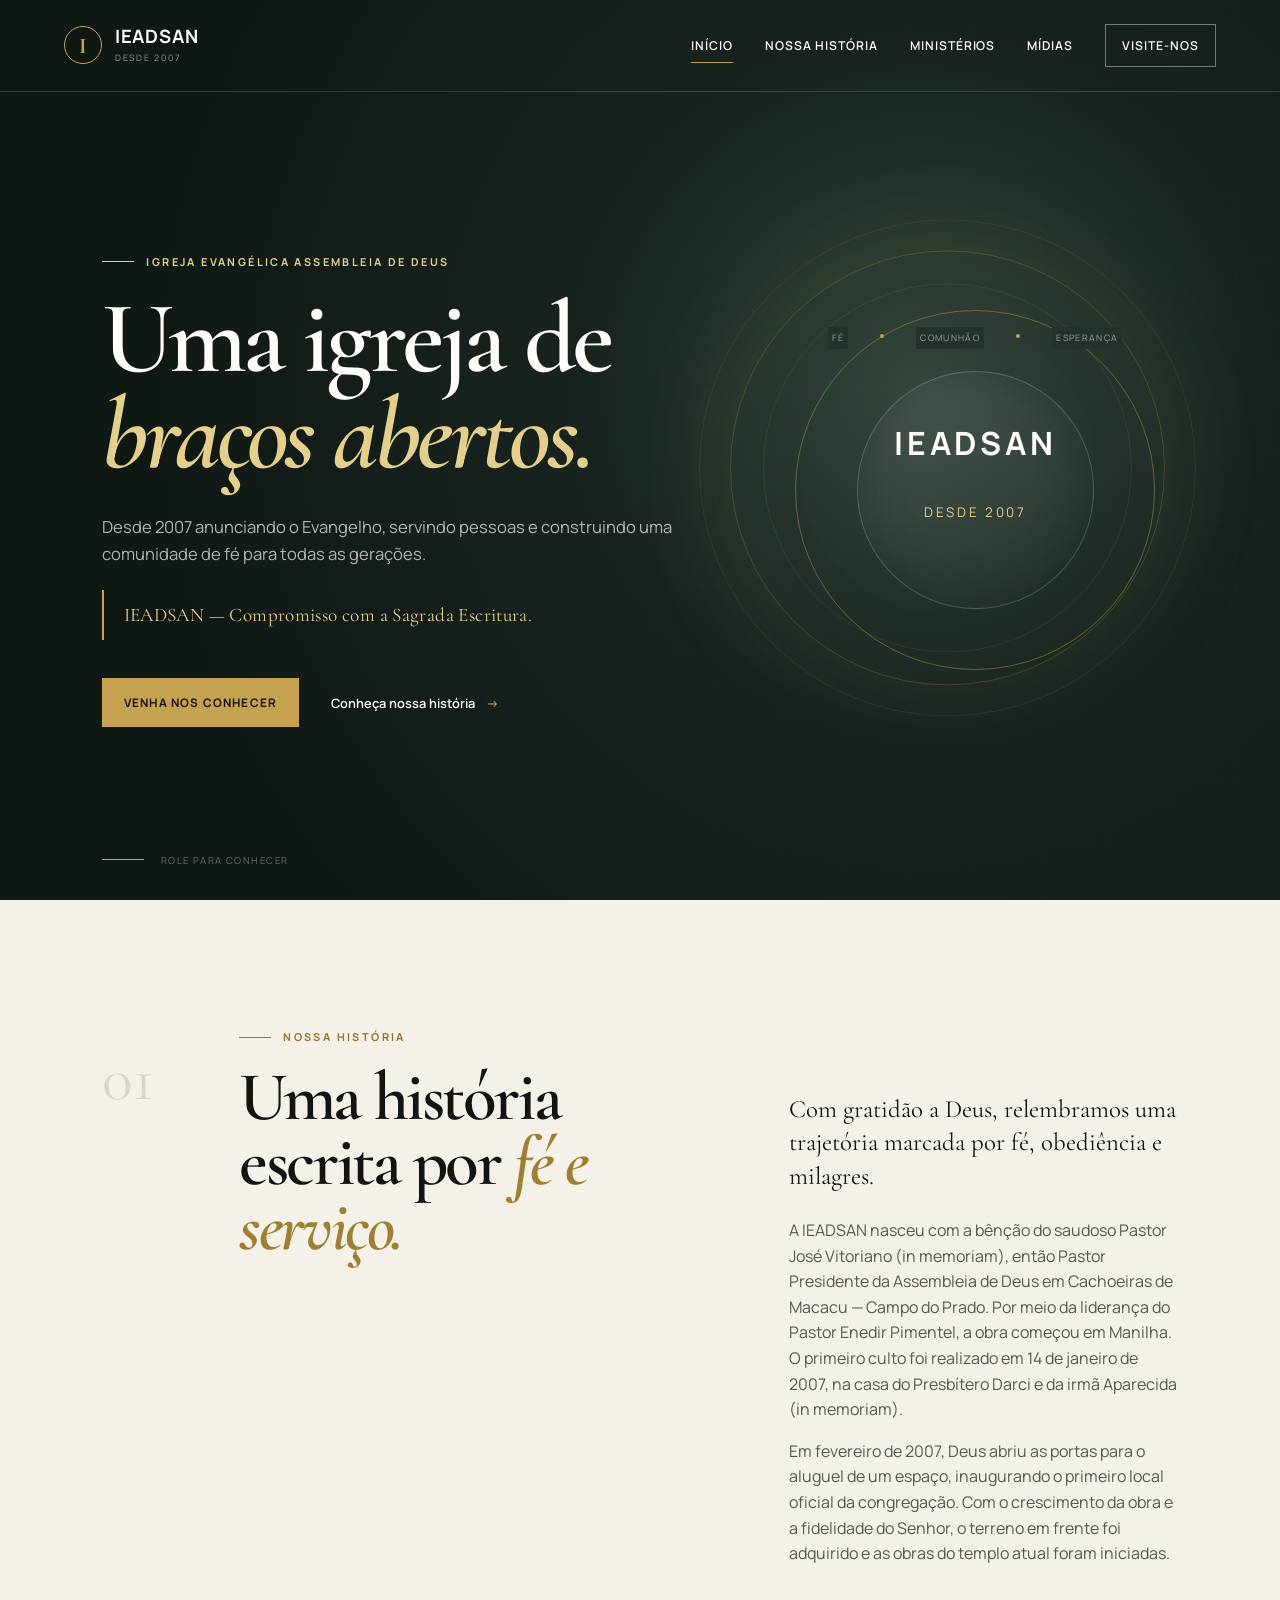
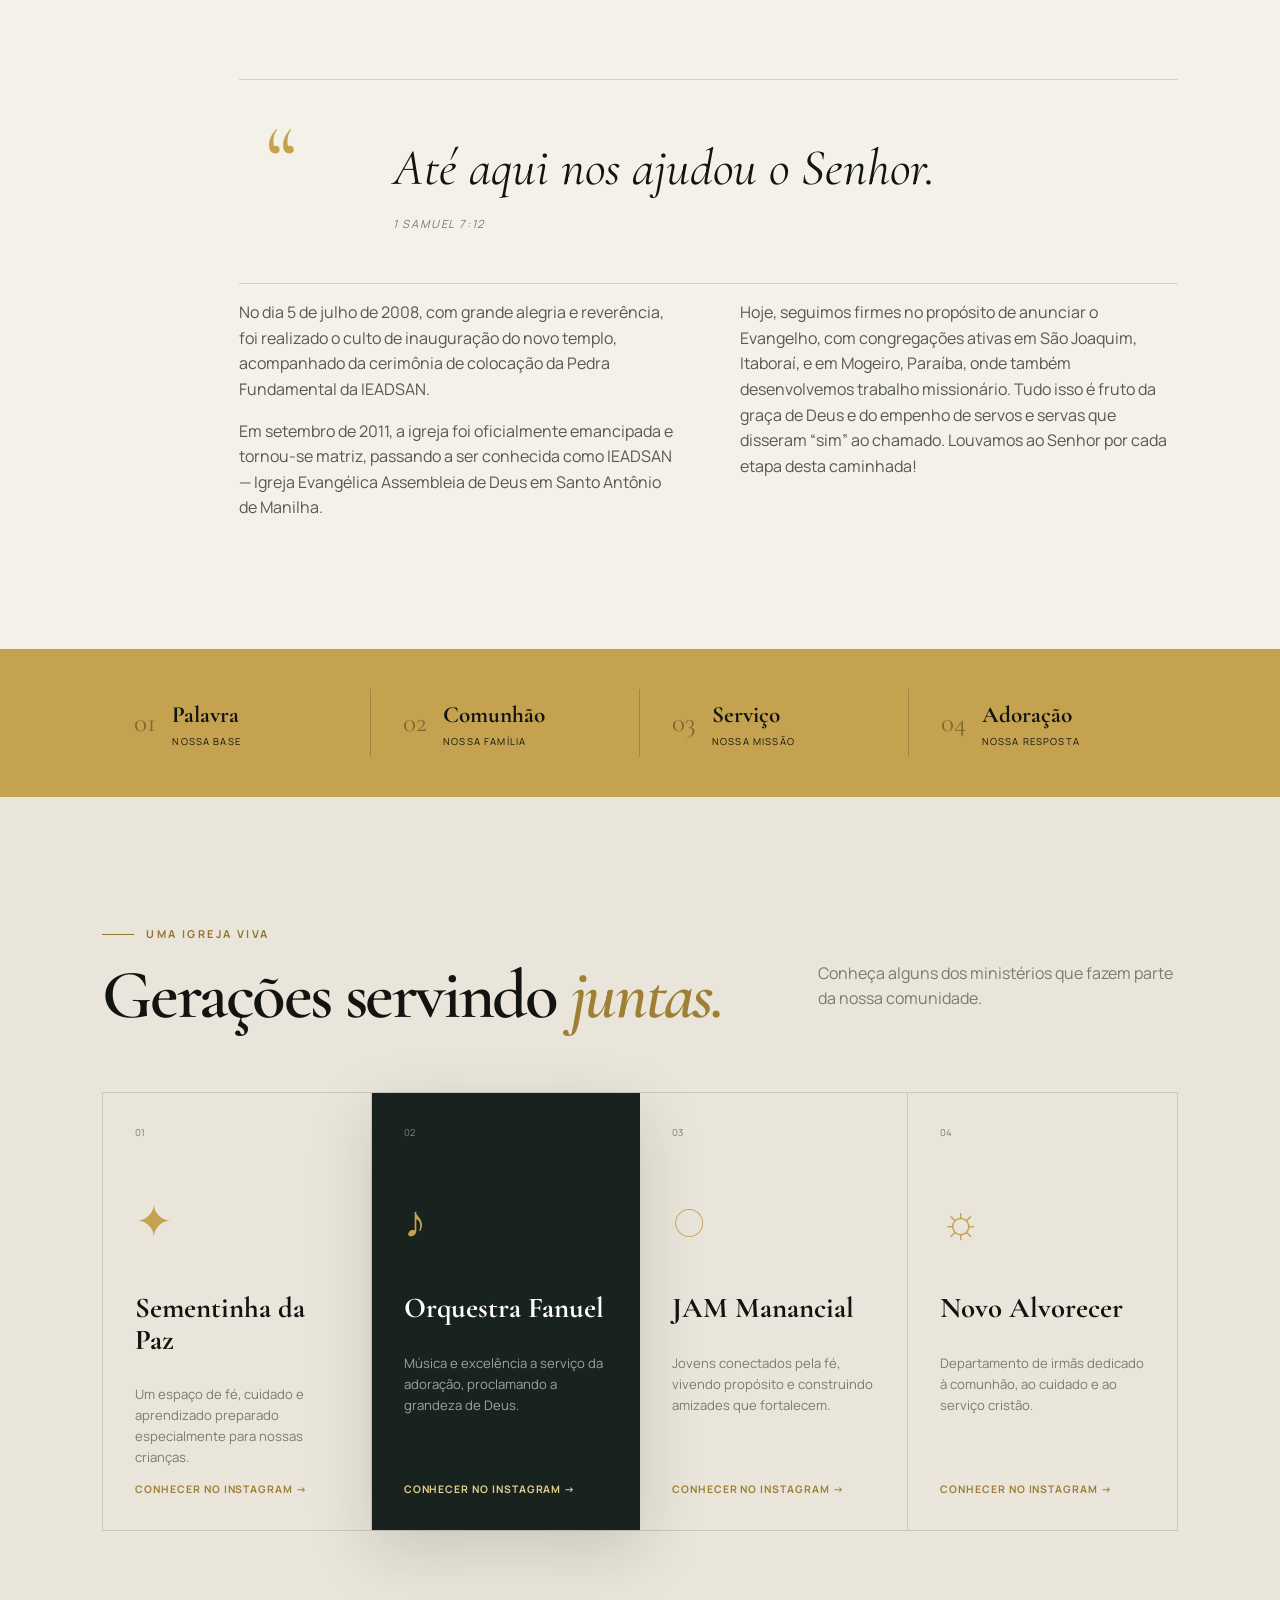
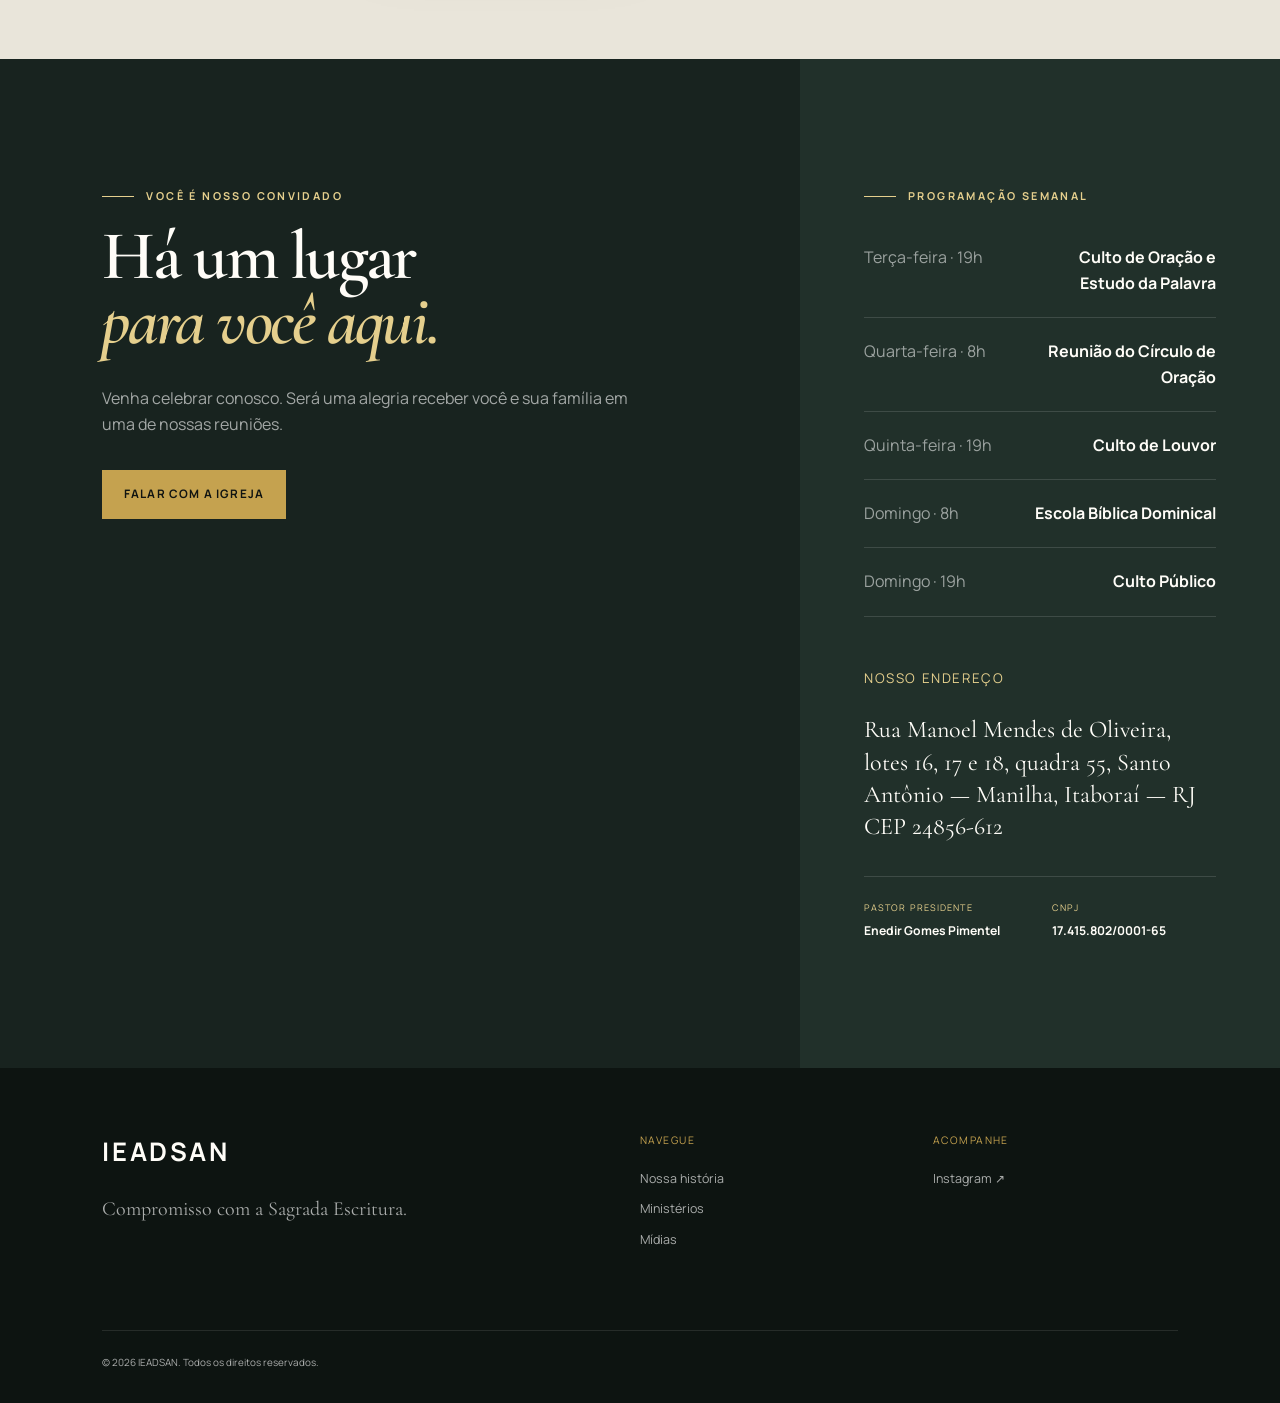
<file: index.html>
<!doctype html>
<html lang="pt-BR">
  <head>
    <meta charset="UTF-8" />
    <meta name="viewport" content="width=device-width, initial-scale=1.0" />
    <meta
      name="description"
      content="Site oficial da Igreja Evangélica Assembleia de Deus em Santo Antônio de Manilha — IEADSAN. Uma história de fé, obediência e milagres desde 2007."
    />
    <meta name="theme-color" content="#18231f" />
    <title>IEADSAN | Uma igreja para toda a família</title>
    <link rel="preconnect" href="https://fonts.googleapis.com" />
    <link rel="preconnect" href="https://fonts.gstatic.com" crossorigin />
    <link
      href="https://fonts.googleapis.com/css2?family=Cormorant+Garamond:wght@600;700&family=Manrope:wght@400;500;600;700&display=swap"
      rel="stylesheet"
    />
    <link rel="stylesheet" href="assets/css/styles.css" />
    <script src="assets/js/main.js" defer></script>
  </head>
  <body>
    <a class="skip-link" href="#conteudo">Ir para o conteúdo</a>

    <header class="site-header" data-header>
      <a class="brand" href="index.html" aria-label="IEADSAN — página inicial">
        <span class="brand-mark" aria-hidden="true">I</span>
        <span><strong>IEADSAN</strong><small>Desde 2007</small></span>
      </a>

      <button class="menu-toggle" type="button" aria-expanded="false" aria-controls="menu-principal">
        <span></span><span></span><span></span>
        <span class="sr-only">Abrir menu</span>
      </button>

      <nav id="menu-principal" class="main-nav" aria-label="Navegação principal">
        <a class="active" href="index.html">Início</a>
        <a href="#nossa-historia">Nossa história</a>
        <a href="#ministerios">Ministérios</a>
        <a href="midias.html">Mídias</a>
        <a class="nav-cta" href="#visite-nos">Visite-nos</a>
      </nav>
    </header>

    <main id="conteudo">
      <section class="hero">
        <div class="hero-glow" aria-hidden="true"></div>
        <div class="hero-content reveal">
          <p class="eyebrow">Igreja Evangélica Assembleia de Deus</p>
          <h1>Uma igreja de<br /><em>braços abertos.</em></h1>
          <p class="hero-lead">
            Desde 2007 anunciando o Evangelho, servindo pessoas e construindo uma comunidade de fé para todas as gerações.
          </p>
          <p class="church-slogan">IEADSAN — Compromisso com a Sagrada Escritura.</p>
          <div class="hero-actions">
            <a class="button button-primary" href="#visite-nos">Venha nos conhecer</a>
            <a class="text-link" href="#nossa-historia">Conheça nossa história <span>→</span></a>
          </div>
        </div>

        <div class="hero-seal reveal" aria-label="IEADSAN, desde 2007">
          <div class="seal-orbit"><span>Fé</span><i></i><span>Comunhão</span><i></i><span>Esperança</span></div>
          <div class="seal-core"><strong>IEADSAN</strong><small>desde 2007</small></div>
        </div>

        <p class="scroll-note" aria-hidden="true"><span></span> Role para conhecer</p>
      </section>

      <section id="nossa-historia" class="story section-shell">
        <div class="section-number reveal">01</div>
        <div class="story-intro reveal">
          <p class="eyebrow dark">Nossa história</p>
          <h2>Uma história escrita por <em>fé e serviço.</em></h2>
        </div>
        <div class="story-copy reveal">
          <p class="lead-copy">
            Com gratidão a Deus, relembramos uma trajetória marcada por fé, obediência e milagres.
          </p>
          <p>
            A IEADSAN nasceu com a bênção do saudoso Pastor José Vitoriano (in memoriam), então Pastor Presidente da Assembleia de Deus em Cachoeiras de Macacu — Campo do Prado. Por meio da liderança do Pastor Enedir Pimentel, a obra começou em Manilha. O primeiro culto foi realizado em 14 de janeiro de 2007, na casa do Presbítero Darci e da irmã Aparecida (in memoriam).
          </p>
          <p>
            Em fevereiro de 2007, Deus abriu as portas para o aluguel de um espaço, inaugurando o primeiro local oficial da congregação. Com o crescimento da obra e a fidelidade do Senhor, o terreno em frente foi adquirido e as obras do templo atual foram iniciadas.
          </p>
        </div>
        <div class="story-quote reveal">
          <span class="quote-mark">“</span>
          <blockquote>Até aqui nos ajudou o Senhor.</blockquote>
          <cite>1 Samuel 7:12</cite>
        </div>
        <div class="story-continuation reveal">
          <p>
            No dia 5 de julho de 2008, com grande alegria e reverência, foi realizado o culto de inauguração do novo templo, acompanhado da cerimônia de colocação da Pedra Fundamental da IEADSAN.
          </p>
          <p>
            Em setembro de 2011, a igreja foi oficialmente emancipada e tornou-se matriz, passando a ser conhecida como IEADSAN — Igreja Evangélica Assembleia de Deus em Santo Antônio de Manilha.
          </p>
          <p>
            Hoje, seguimos firmes no propósito de anunciar o Evangelho, com congregações ativas em São Joaquim, Itaboraí, e em Mogeiro, Paraíba, onde também desenvolvemos trabalho missionário. Tudo isso é fruto da graça de Deus e do empenho de servos e servas que disseram “sim” ao chamado. Louvamos ao Senhor por cada etapa desta caminhada!
          </p>
        </div>
      </section>

      <section class="values-band" aria-label="Valores da igreja">
        <div class="value reveal"><span>01</span><div><strong>Palavra</strong><small>Nossa base</small></div></div>
        <div class="value reveal"><span>02</span><div><strong>Comunhão</strong><small>Nossa família</small></div></div>
        <div class="value reveal"><span>03</span><div><strong>Serviço</strong><small>Nossa missão</small></div></div>
        <div class="value reveal"><span>04</span><div><strong>Adoração</strong><small>Nossa resposta</small></div></div>
      </section>

      <section id="ministerios" class="ministries section-shell">
        <div class="section-heading reveal">
          <div><p class="eyebrow dark">Uma igreja viva</p><h2>Gerações servindo <em>juntas.</em></h2></div>
          <p>Conheça alguns dos ministérios que fazem parte da nossa comunidade.</p>
        </div>

        <div class="ministry-grid">
          <a class="ministry-card reveal" href="https://www.instagram.com/sementinhadapaz/" target="_blank" rel="noreferrer">
            <span class="card-index">01</span><div class="card-icon">✦</div><h3>Sementinha da Paz</h3><p>Um espaço de fé, cuidado e aprendizado preparado especialmente para nossas crianças.</p><span class="card-link">Conhecer no Instagram →</span>
          </a>
          <a class="ministry-card featured reveal" href="https://www.instagram.com/orquestrafanuel/" target="_blank" rel="noreferrer">
            <span class="card-index">02</span><div class="card-icon">♪</div><h3>Orquestra Fanuel</h3><p>Música e excelência a serviço da adoração, proclamando a grandeza de Deus.</p><span class="card-link">Conhecer no Instagram →</span>
          </a>
          <a class="ministry-card reveal" href="https://www.instagram.com/jam_manancial/" target="_blank" rel="noreferrer">
            <span class="card-index">03</span><div class="card-icon">○</div><h3>JAM Manancial</h3><p>Jovens conectados pela fé, vivendo propósito e construindo amizades que fortalecem.</p><span class="card-link">Conhecer no Instagram →</span>
          </a>
          <a class="ministry-card reveal" href="https://www.instagram.com/novoalvorecer_ieadsan/" target="_blank" rel="noreferrer">
            <span class="card-index">04</span><div class="card-icon">☼</div><h3>Novo Alvorecer</h3><p>Departamento de irmãs dedicado à comunhão, ao cuidado e ao serviço cristão.</p><span class="card-link">Conhecer no Instagram →</span>
          </a>
        </div>
      </section>

      <section id="visite-nos" class="visit">
        <div class="visit-copy reveal">
          <p class="eyebrow">Você é nosso convidado</p>
          <h2>Há um lugar<br /><em>para você aqui.</em></h2>
          <p>Venha celebrar conosco. Será uma alegria receber você e sua família em uma de nossas reuniões.</p>
          <a class="button button-primary" href="https://www.instagram.com/_ieadsan/" target="_blank" rel="noreferrer">Falar com a igreja</a>
        </div>
        <div class="service-info reveal">
          <p class="eyebrow">Programação semanal</p>
          <div class="info-row"><span>Terça-feira · 19h</span><strong>Culto de Oração e Estudo da Palavra</strong></div>
          <div class="info-row"><span>Quarta-feira · 8h</span><strong>Reunião do Círculo de Oração</strong></div>
          <div class="info-row"><span>Quinta-feira · 19h</span><strong>Culto de Louvor</strong></div>
          <div class="info-row"><span>Domingo · 8h</span><strong>Escola Bíblica Dominical</strong></div>
          <div class="info-row"><span>Domingo · 19h</span><strong>Culto Público</strong></div>
          <div class="address-block"><small>Nosso endereço</small><p>Rua Manoel Mendes de Oliveira, lotes 16, 17 e 18, quadra 55, Santo Antônio — Manilha, Itaboraí — RJ<br />CEP 24856-612</p></div>
          <div class="church-details">
            <p><small>Pastor Presidente</small><strong>Enedir Gomes Pimentel</strong></p>
            <p><small>CNPJ</small><strong>17.415.802/0001-65</strong></p>
          </div>
        </div>
      </section>
    </main>

    <footer class="site-footer">
      <div class="footer-brand"><strong>IEADSAN</strong><p>Compromisso com a Sagrada Escritura.</p></div>
      <div><small>Navegue</small><a href="#nossa-historia">Nossa história</a><a href="#ministerios">Ministérios</a><a href="midias.html">Mídias</a></div>
      <div><small>Acompanhe</small><a href="https://www.instagram.com/_ieadsan/" target="_blank" rel="noreferrer">Instagram ↗</a></div>
      <p class="copyright">© <span data-year></span> IEADSAN. Todos os direitos reservados.</p>
    </footer>
  </body>
</html>
</file>
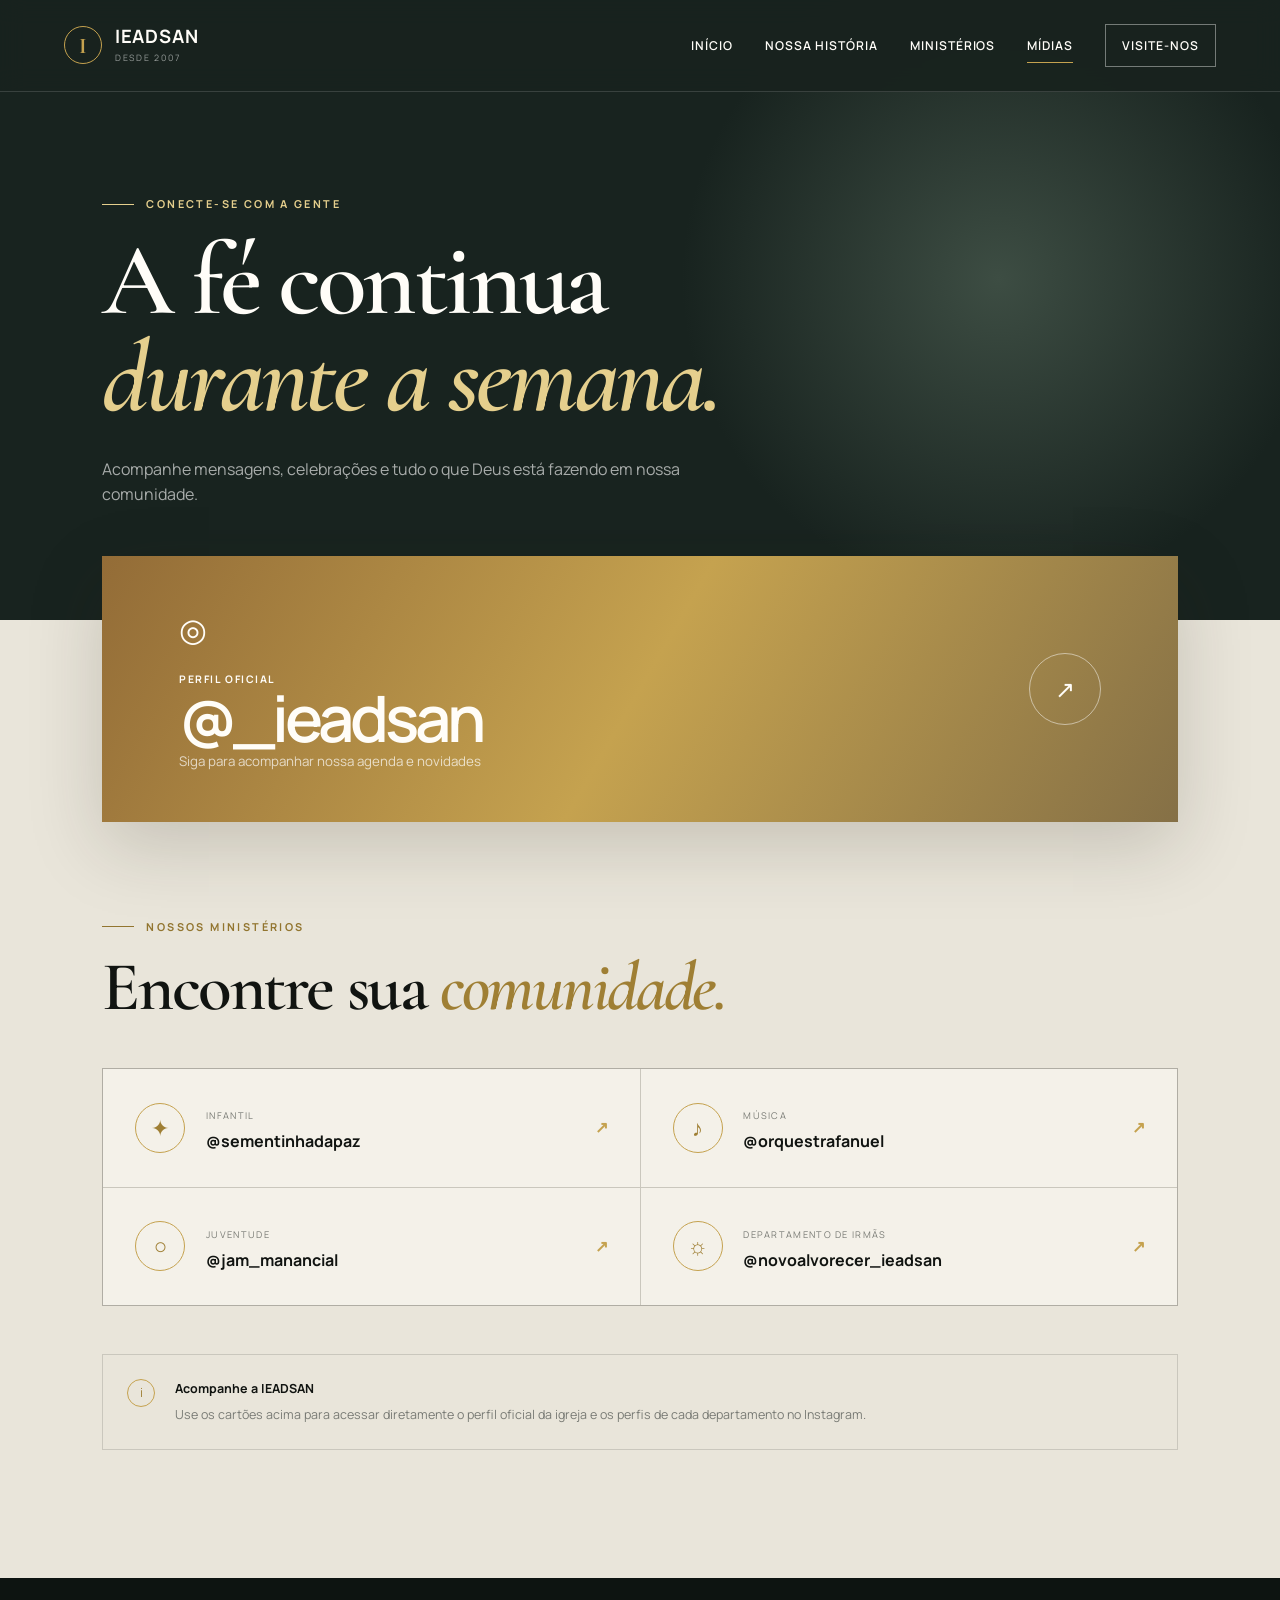
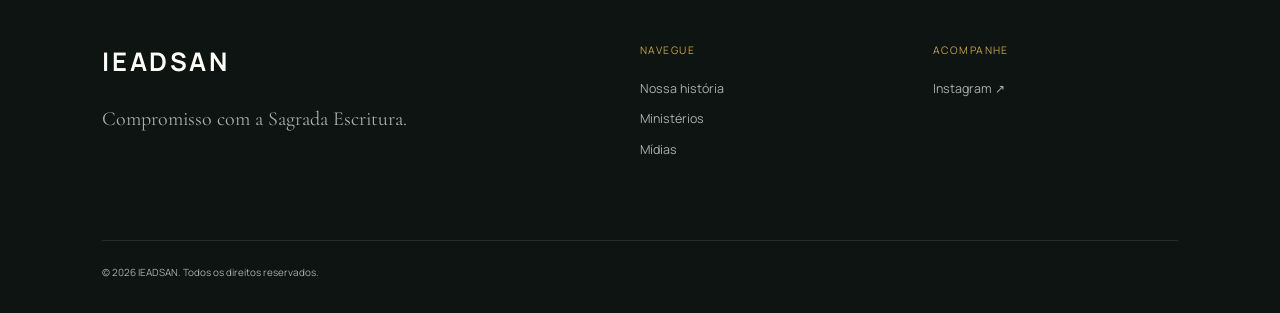
<file: midias.html>
<!doctype html>
<html lang="pt-BR">
  <head>
    <meta charset="UTF-8" />
    <meta name="viewport" content="width=device-width, initial-scale=1.0" />
    <meta name="description" content="Acompanhe as novidades, cultos e ministérios da IEADSAN nas redes sociais." />
    <meta name="theme-color" content="#18231f" />
    <title>Mídias | IEADSAN</title>
    <link rel="preconnect" href="https://fonts.googleapis.com" />
    <link rel="preconnect" href="https://fonts.gstatic.com" crossorigin />
    <link href="https://fonts.googleapis.com/css2?family=Cormorant+Garamond:wght@600;700&family=Manrope:wght@400;500;600;700&display=swap" rel="stylesheet" />
    <link rel="stylesheet" href="assets/css/styles.css" />
    <script src="assets/js/main.js" defer></script>
  </head>
  <body>
    <a class="skip-link" href="#conteudo">Ir para o conteúdo</a>
    <header class="site-header solid" data-header>
      <a class="brand" href="index.html" aria-label="IEADSAN — página inicial"><span class="brand-mark" aria-hidden="true">I</span><span><strong>IEADSAN</strong><small>Desde 2007</small></span></a>
      <button class="menu-toggle" type="button" aria-expanded="false" aria-controls="menu-principal"><span></span><span></span><span></span><span class="sr-only">Abrir menu</span></button>
      <nav id="menu-principal" class="main-nav" aria-label="Navegação principal"><a href="index.html">Início</a><a href="index.html#nossa-historia">Nossa história</a><a href="index.html#ministerios">Ministérios</a><a class="active" href="midias.html">Mídias</a><a class="nav-cta" href="index.html#visite-nos">Visite-nos</a></nav>
    </header>

    <main id="conteudo" class="media-page">
      <section class="media-hero">
        <p class="eyebrow reveal">Conecte-se com a gente</p>
        <h1 class="reveal">A fé continua<br /><em>durante a semana.</em></h1>
        <p class="reveal">Acompanhe mensagens, celebrações e tudo o que Deus está fazendo em nossa comunidade.</p>
      </section>

      <section class="social-hub section-shell">
        <a class="main-profile reveal" href="https://www.instagram.com/_ieadsan/" target="_blank" rel="noreferrer">
          <div><span class="instagram-icon">◎</span><p>Perfil oficial</p><h2>@_ieadsan</h2><small>Siga para acompanhar nossa agenda e novidades</small></div><span class="arrow-circle">↗</span>
        </a>

        <div class="social-heading reveal"><p class="eyebrow dark">Nossos ministérios</p><h2>Encontre sua <em>comunidade.</em></h2></div>
        <div class="profile-grid">
          <a class="profile-card reveal" href="https://www.instagram.com/sementinhadapaz/" target="_blank" rel="noreferrer"><span>✦</span><div><small>Infantil</small><h3>@sementinhadapaz</h3></div><b>↗</b></a>
          <a class="profile-card reveal" href="https://www.instagram.com/orquestrafanuel/" target="_blank" rel="noreferrer"><span>♪</span><div><small>Música</small><h3>@orquestrafanuel</h3></div><b>↗</b></a>
          <a class="profile-card reveal" href="https://www.instagram.com/jam_manancial/" target="_blank" rel="noreferrer"><span>○</span><div><small>Juventude</small><h3>@jam_manancial</h3></div><b>↗</b></a>
          <a class="profile-card reveal" href="https://www.instagram.com/novoalvorecer_ieadsan/" target="_blank" rel="noreferrer"><span>☼</span><div><small>Departamento de Irmãs</small><h3>@novoalvorecer_ieadsan</h3></div><b>↗</b></a>
        </div>

        <aside class="embed-note reveal">
          <span>i</span><div><strong>Acompanhe a IEADSAN</strong><p>Use os cartões acima para acessar diretamente o perfil oficial da igreja e os perfis de cada departamento no Instagram.</p></div>
        </aside>
      </section>
    </main>

    <footer class="site-footer">
      <div class="footer-brand"><strong>IEADSAN</strong><p>Compromisso com a Sagrada Escritura.</p></div>
      <div><small>Navegue</small><a href="index.html#nossa-historia">Nossa história</a><a href="index.html#ministerios">Ministérios</a><a href="midias.html">Mídias</a></div>
      <div><small>Acompanhe</small><a href="https://www.instagram.com/_ieadsan/" target="_blank" rel="noreferrer">Instagram ↗</a></div>
      <p class="copyright">© <span data-year></span> IEADSAN. Todos os direitos reservados.</p>
    </footer>
  </body>
</html>
</file>
<file: assets/css/styles.css>
:root {
  --ink: #111411;
  --forest: #18231f;
  --forest-2: #22332c;
  --gold: #c5a24f;
  --gold-light: #e5cf8d;
  --paper: #f4f1e9;
  --white: #fffdf8;
  --muted: #797b75;
  --line: rgba(17, 20, 17, 0.14);
  --serif: "Cormorant Garamond", Georgia, serif;
  --sans: "Manrope", Arial, sans-serif;
}

* { box-sizing: border-box; }
html { scroll-behavior: smooth; }
body { margin: 0; background: var(--paper); color: var(--ink); font-family: var(--sans); line-height: 1.6; }
a { color: inherit; text-decoration: none; }
button { color: inherit; font: inherit; }
.skip-link { position: fixed; left: 1rem; top: -5rem; z-index: 100; padding: .7rem 1rem; background: var(--gold); color: var(--ink); }
.skip-link:focus { top: 1rem; }
.sr-only { position: absolute; width: 1px; height: 1px; padding: 0; overflow: hidden; clip: rect(0,0,0,0); white-space: nowrap; border: 0; }

.site-header { height: 92px; padding: 0 clamp(1.5rem, 5vw, 5rem); position: absolute; inset: 0 0 auto; z-index: 20; display: flex; align-items: center; justify-content: space-between; color: var(--white); border-bottom: 1px solid rgba(255,255,255,.14); transition: .3s ease; }
.site-header.solid { position: fixed; background: rgba(24,35,31,.96); backdrop-filter: blur(12px); }
.site-header.scrolled { position: fixed; height: 74px; background: rgba(24,35,31,.96); backdrop-filter: blur(12px); box-shadow: 0 8px 30px rgba(0,0,0,.12); }
.brand { display: flex; align-items: center; gap: .8rem; letter-spacing: .05em; }
.brand-mark { display: grid; place-items: center; width: 38px; height: 38px; border: 1px solid var(--gold); border-radius: 50%; color: var(--gold); font-family: var(--serif); font-size: 1.4rem; font-weight: 700; }
.brand strong { display: block; font-size: 1.15rem; line-height: 1.1; }
.brand small { display: block; margin-top: .25rem; color: rgba(255,255,255,.55); font-size: .55rem; letter-spacing: .2em; text-transform: uppercase; }
.main-nav { display: flex; align-items: center; gap: clamp(1rem, 2.5vw, 2.5rem); font-size: .76rem; font-weight: 600; letter-spacing: .08em; text-transform: uppercase; }
.main-nav a:not(.nav-cta) { position: relative; padding: .5rem 0; }
.main-nav a:not(.nav-cta)::after { content: ""; position: absolute; left: 0; right: 100%; bottom: 0; height: 1px; background: var(--gold); transition: .25s; }
.main-nav a:hover::after, .main-nav a.active::after { right: 0; }
.nav-cta { padding: .65rem 1rem; border: 1px solid rgba(255,255,255,.4); }
.nav-cta:hover { color: var(--ink); background: var(--gold); border-color: var(--gold); }
.menu-toggle { display: none; background: none; border: 0; width: 40px; padding: .5rem; }
.menu-toggle span:not(.sr-only) { display: block; height: 1px; margin: 6px 0; background: currentColor; transition: .2s; }

.hero { min-height: 100svh; position: relative; overflow: hidden; padding: 10rem clamp(1.5rem, 8vw, 8rem) 5rem; display: grid; grid-template-columns: 1.2fr .8fr; align-items: center; gap: 4rem; color: var(--white); background: radial-gradient(circle at 72% 43%, #34463c 0, var(--forest) 32%, #101814 75%); }
.hero::before { content: ""; position: absolute; inset: 0; opacity: .25; background-image: linear-gradient(rgba(255,255,255,.035) 1px, transparent 1px), linear-gradient(90deg, rgba(255,255,255,.035) 1px, transparent 1px); background-size: 65px 65px; mask-image: linear-gradient(to right, transparent, #000); }
.hero-glow { position: absolute; width: 34vw; aspect-ratio: 1; right: 9vw; top: 52%; translate: 0 -50%; border: 1px solid rgba(197,162,79,.28); border-radius: 50%; box-shadow: 0 0 120px rgba(197,162,79,.09), inset 0 0 100px rgba(197,162,79,.04); }
.hero-glow::before, .hero-glow::after { content: ""; position: absolute; border: 1px solid rgba(197,162,79,.12); border-radius: 50%; }
.hero-glow::before { inset: -2rem; }.hero-glow::after { inset: 2rem; }
.hero-content, .hero-seal { position: relative; z-index: 2; }
.eyebrow { margin: 0 0 1.25rem; color: var(--gold-light); font-size: .68rem; font-weight: 700; letter-spacing: .22em; text-transform: uppercase; }
.eyebrow::before { content: ""; display: inline-block; width: 32px; height: 1px; margin: 0 .75rem .2rem 0; background: currentColor; }
.eyebrow.dark { color: #92752f; }
h1, h2 { margin: 0; font-family: var(--serif); line-height: .94; letter-spacing: -.035em; font-weight: 600; }
h1 { max-width: 800px; font-size: clamp(4.2rem, 8vw, 8.8rem); }
h2 { font-size: clamp(3.1rem, 5.4vw, 6rem); }
h1 em, h2 em { color: var(--gold-light); font-weight: 600; }
.story h2 em, .ministries h2 em, .social-heading h2 em { color: #9f7f34; }
.hero-lead { max-width: 650px; margin: 2rem 0 2.4rem; color: rgba(255,255,255,.67); font-size: clamp(1rem, 1.3vw, 1.15rem); }
.church-slogan { width: fit-content; margin: -1rem 0 2.4rem; padding: .6rem 1rem .6rem 1.2rem; border-left: 2px solid var(--gold); color: var(--gold-light); font-family: var(--serif); font-size: clamp(1rem, 1.5vw, 1.3rem); letter-spacing: .02em; }
.hero-actions { display: flex; align-items: center; gap: 2rem; }
.button { display: inline-flex; padding: .95rem 1.35rem; align-items: center; justify-content: center; font-size: .73rem; font-weight: 700; letter-spacing: .1em; text-transform: uppercase; transition: .25s; }
.button-primary { color: var(--ink); background: var(--gold); }
.button-primary:hover { background: var(--gold-light); transform: translateY(-2px); }
.text-link { font-size: .8rem; font-weight: 600; }.text-link span { margin-left: .5rem; color: var(--gold); }
.hero-seal { justify-self: center; display: grid; place-items: center; width: min(30vw, 360px); aspect-ratio: 1; }
.seal-orbit { position: absolute; inset: 0; display: flex; justify-content: space-around; align-items: flex-start; padding: 1rem; border: 1px solid rgba(197,162,79,.45); border-radius: 50%; color: rgba(255,255,255,.55); font-size: .55rem; letter-spacing: .15em; text-transform: uppercase; animation: spin 28s linear infinite; }
.seal-orbit span { background: var(--forest-2); padding: .25rem; }.seal-orbit i { width: 4px; height: 4px; margin-top: .45rem; background: var(--gold); border-radius: 50%; }
.seal-core { display: grid; place-items: center; width: 66%; aspect-ratio: 1; border-radius: 50%; background: linear-gradient(145deg, rgba(255,255,255,.1), rgba(255,255,255,.02)); border: 1px solid rgba(255,255,255,.17); box-shadow: inset 0 0 50px rgba(0,0,0,.22); }
.seal-core strong { font-size: clamp(1.2rem, 2.5vw, 2rem); letter-spacing: .12em; }.seal-core small { margin-top: -42%; color: var(--gold-light); letter-spacing: .2em; text-transform: uppercase; }
@keyframes spin { to { transform: rotate(360deg); } }
.scroll-note { position: absolute; z-index: 2; bottom: 2rem; left: clamp(1.5rem, 8vw, 8rem); margin: 0; color: rgba(255,255,255,.36); font-size: .6rem; letter-spacing: .15em; text-transform: uppercase; }.scroll-note span { display: inline-block; width: 42px; height: 1px; margin: 0 .8rem .2rem 0; background: var(--gold); }

.section-shell { padding: clamp(5rem, 10vw, 9rem) clamp(1.5rem, 8vw, 8rem); }
.story { position: relative; display: grid; grid-template-columns: .15fr 1fr .8fr; gap: 3rem 5vw; background: var(--paper); }
.section-number { color: rgba(17,20,17,.13); font-family: var(--serif); font-size: 4rem; }
.story-intro h2 { max-width: 720px; }.story-copy { padding-top: 2.5rem; color: #555952; }.lead-copy { color: var(--ink); font-family: var(--serif); font-size: 1.55rem; line-height: 1.35; }
.editor-note { padding-left: 1rem; border-left: 2px solid var(--gold); color: #7b704f; font-size: .72rem; }
.editor-note.light { border-color: var(--gold-light); color: rgba(255,255,255,.55); }
.story-quote { grid-column: 2 / 4; margin-top: 3rem; padding: 3rem 0 0 12vw; border-top: 1px solid var(--line); position: relative; }.quote-mark { position: absolute; left: 2vw; top: 2rem; color: var(--gold); font-family: var(--serif); font-size: 6rem; line-height: 1; }.story blockquote { margin: 0; font-family: var(--serif); font-size: clamp(2rem, 4vw, 4.3rem); font-style: italic; }.story cite { color: var(--muted); font-size: .7rem; letter-spacing: .16em; text-transform: uppercase; }
.story-continuation { grid-column: 2 / 4; columns: 2; column-gap: 5vw; padding-top: 1rem; color: #555952; border-top: 1px solid var(--line); }.story-continuation p { margin-top: 0; break-inside: avoid; }
.values-band { padding: 2.5rem clamp(1.5rem, 8vw, 8rem); display: grid; grid-template-columns: repeat(4, 1fr); background: var(--gold); }.value { display: flex; gap: 1rem; align-items: center; padding: .5rem 2rem; border-right: 1px solid rgba(17,20,17,.2); }.value:last-child { border: 0; }.value > span { color: rgba(17,20,17,.4); font-family: var(--serif); font-size: 1.7rem; }.value strong, .value small { display: block; }.value strong { font-family: var(--serif); font-size: 1.45rem; }.value small { font-size: .6rem; letter-spacing: .12em; text-transform: uppercase; }

.ministries { background: #e9e5da; }.section-heading { display: flex; justify-content: space-between; align-items: end; gap: 3rem; margin-bottom: 4rem; }.section-heading > p { max-width: 360px; color: var(--muted); }.ministry-grid { display: grid; grid-template-columns: repeat(4, 1fr); border: 1px solid var(--line); }.ministry-card { min-height: 390px; padding: 2rem; display: flex; flex-direction: column; border-right: 1px solid var(--line); transition: .3s; }.ministry-card:last-child { border: 0; }.ministry-card:hover, .ministry-card.featured { color: var(--white); background: var(--forest); transform: translateY(-8px); box-shadow: 0 20px 60px rgba(20,30,25,.15); }.card-index { color: var(--muted); font-size: .6rem; }.card-icon { margin: 3rem 0 2rem; color: var(--gold); font-family: var(--serif); font-size: 2.8rem; }.ministry-card h3 { margin: 0 0 1rem; font-family: var(--serif); font-size: 1.8rem; line-height: 1.1; }.ministry-card p { color: var(--muted); font-size: .82rem; }.ministry-card:hover p, .ministry-card.featured p { color: rgba(255,255,255,.58); }.card-link { margin-top: auto; color: #9f7f34; font-size: .65rem; font-weight: 700; letter-spacing: .09em; text-transform: uppercase; }.ministry-card:hover .card-link, .ministry-card.featured .card-link { color: var(--gold-light); }
.visit { display: grid; grid-template-columns: 1.25fr .75fr; color: var(--white); background: var(--forest); }.visit-copy { padding: clamp(5rem, 10vw, 9rem) clamp(1.5rem, 8vw, 8rem); }.visit-copy p:not(.eyebrow) { max-width: 560px; margin: 2rem 0; color: rgba(255,255,255,.6); }.service-info { padding: clamp(5rem, 10vw, 9rem) clamp(1.5rem, 5vw, 5rem); background: #21302a; }.info-row { display: flex; justify-content: space-between; gap: 2rem; padding: 1.3rem 0; border-bottom: 1px solid rgba(255,255,255,.13); }.info-row span { color: rgba(255,255,255,.55); }.address-block { margin-top: 3rem; }.address-block small { color: var(--gold-light); letter-spacing: .12em; text-transform: uppercase; }.address-block p { font-family: var(--serif); font-size: 1.5rem; line-height: 1.35; }
.info-row strong { max-width: 55%; text-align: right; }.church-details { display: grid; grid-template-columns: 1fr 1fr; gap: 1.5rem; margin-top: 2rem; padding-top: 1.5rem; border-top: 1px solid rgba(255,255,255,.13); }.church-details p { margin: 0; }.church-details small, .church-details strong { display: block; }.church-details small { margin-bottom: .35rem; color: var(--gold-light); font-size: .57rem; letter-spacing: .12em; text-transform: uppercase; }.church-details strong { font-size: .76rem; }

.site-footer { padding: 4rem clamp(1.5rem, 8vw, 8rem) 2rem; display: grid; grid-template-columns: 2fr 1fr 1fr; gap: 3rem; color: rgba(255,255,255,.65); background: #0d1411; }.footer-brand strong { color: var(--white); font-size: 1.6rem; letter-spacing: .1em; }.footer-brand p { font-family: var(--serif); font-size: 1.25rem; }.site-footer div:not(.footer-brand) { display: flex; flex-direction: column; gap: .65rem; font-size: .78rem; }.site-footer small { margin-bottom: .6rem; color: var(--gold); letter-spacing: .14em; text-transform: uppercase; }.site-footer a:hover { color: var(--white); }.copyright { grid-column: 1 / -1; margin: 2rem 0 0; padding-top: 1.5rem; border-top: 1px solid rgba(255,255,255,.1); font-size: .62rem; }

.media-page { background: #e9e5da; }.media-hero { min-height: 620px; padding: 11rem clamp(1.5rem, 8vw, 8rem) 7rem; display: flex; flex-direction: column; justify-content: end; color: var(--white); background: radial-gradient(circle at 78% 45%, #3d4d43, transparent 30%), var(--forest); }.media-hero h1 { font-size: clamp(4rem, 8vw, 8rem); }.media-hero > p:last-child { max-width: 600px; margin: 2rem 0 0; color: rgba(255,255,255,.62); }.social-hub { padding-top: 0; }.main-profile { position: relative; top: -4rem; min-height: 250px; padding: 3rem clamp(2rem, 6vw, 5rem); display: flex; justify-content: space-between; align-items: center; color: var(--white); background: linear-gradient(120deg, #936c37, var(--gold), #857046); box-shadow: 0 24px 70px rgba(40,35,20,.18); transition: .25s; }.main-profile:hover { transform: translateY(-5px); }.instagram-icon { font-size: 2rem; }.main-profile p { margin: 1rem 0 0; font-size: .65rem; font-weight: 700; letter-spacing: .15em; text-transform: uppercase; }.main-profile h2 { font-family: var(--sans); font-size: clamp(2.2rem, 5vw, 4rem); letter-spacing: -.06em; }.main-profile small { color: rgba(255,255,255,.7); }.arrow-circle { display: grid; place-items: center; width: 72px; height: 72px; border: 1px solid rgba(255,255,255,.5); border-radius: 50%; font-size: 1.5rem; }.social-heading { margin: 2rem 0 3rem; }.profile-grid { display: grid; grid-template-columns: 1fr 1fr; gap: 1px; background: var(--line); border: 1px solid var(--line); }.profile-card { min-width: 0; padding: 2rem; display: grid; grid-template-columns: auto 1fr auto; align-items: center; gap: 1.3rem; background: var(--paper); transition: .25s; }.profile-card:hover { color: var(--white); background: var(--forest); }.profile-card > span { display: grid; place-items: center; width: 50px; height: 50px; color: #9f7f34; border: 1px solid var(--gold); border-radius: 50%; font-size: 1.4rem; }.profile-card small { color: var(--muted); font-size: .58rem; letter-spacing: .14em; text-transform: uppercase; }.profile-card h3 { max-width: 100%; margin: .15rem 0 0; overflow-wrap: anywhere; font-size: clamp(.78rem, 1.25vw, 1rem); }.profile-card b { color: var(--gold); }.embed-note { margin-top: 3rem; padding: 1.5rem; display: flex; gap: 1.2rem; border: 1px solid var(--line); color: var(--muted); font-size: .78rem; }.embed-note > span { flex: 0 0 auto; display: grid; place-items: center; width: 28px; height: 28px; border: 1px solid var(--gold); border-radius: 50%; color: #9f7f34; }.embed-note strong { color: var(--ink); }.embed-note p { margin: .4rem 0 0; }

.reveal { opacity: 0; transform: translateY(20px); transition: opacity .7s ease, transform .7s ease; }.reveal.visible { opacity: 1; transform: translateY(0); }
@media (prefers-reduced-motion: reduce) { html { scroll-behavior: auto; }.reveal { opacity: 1; transform: none; transition: none; }.seal-orbit { animation: none; } }

@media (max-width: 960px) {
  .site-header { height: 74px; }.menu-toggle { display: block; z-index: 2; }.main-nav { position: fixed; inset: 0; padding: 7rem 2rem 3rem; flex-direction: column; justify-content: center; gap: 1.5rem; font-size: 1rem; background: var(--forest); transform: translateX(100%); transition: .3s; }.main-nav.open { transform: translateX(0); }.menu-toggle[aria-expanded="true"] span:nth-child(1) { transform: translateY(7px) rotate(45deg); }.menu-toggle[aria-expanded="true"] span:nth-child(2) { opacity: 0; }.menu-toggle[aria-expanded="true"] span:nth-child(3) { transform: translateY(-7px) rotate(-45deg); }
  .hero { grid-template-columns: 1fr; padding-top: 9rem; }.hero-seal { position: absolute; right: -10vw; bottom: -8vw; width: 50vw; opacity: .28; }.hero-content { max-width: 760px; }.story { grid-template-columns: 1fr; }.section-number { display: none; }.story-quote, .story-continuation { grid-column: 1; }.story-quote { padding-left: 5rem; }.values-band { grid-template-columns: 1fr 1fr; }.value:nth-child(2) { border-right: 0; }.value:nth-child(-n+2) { border-bottom: 1px solid rgba(17,20,17,.2); }.ministry-grid { grid-template-columns: 1fr 1fr; }.ministry-card:nth-child(2) { border-right: 0; }.ministry-card:nth-child(-n+2) { border-bottom: 1px solid var(--line); }.visit { grid-template-columns: 1fr; }
}

@media (max-width: 640px) {
  h1 { font-size: clamp(3.3rem, 18vw, 5.4rem); }.hero { min-height: 760px; padding-bottom: 6rem; }.hero-actions { align-items: flex-start; flex-direction: column; gap: 1.2rem; }.hero-seal { width: 75vw; right: -30vw; bottom: -8vw; }.scroll-note { display: none; }
  .section-shell { padding-block: 5rem; }.story { gap: 2rem; }.story-copy { padding-top: 0; }.story-quote { margin-top: 1rem; padding-left: 3rem; }.story-continuation { columns: 1; }.quote-mark { left: 0; }.values-band { grid-template-columns: 1fr; }.value { border: 0; border-bottom: 1px solid rgba(17,20,17,.2) !important; }.value:last-child { border-bottom: 0 !important; }.section-heading { align-items: start; flex-direction: column; }.ministry-grid { grid-template-columns: 1fr; }.ministry-card { min-height: 330px; border: 0; border-bottom: 1px solid var(--line) !important; }.ministry-card:last-child { border-bottom: 0 !important; }.site-footer { grid-template-columns: 1fr 1fr; }.footer-brand, .copyright { grid-column: 1 / -1; }.info-row { align-items: flex-start; flex-direction: column; gap: .35rem; }.info-row strong { max-width: 100%; text-align: left; }.church-details { grid-template-columns: 1fr; }
  .media-hero { min-height: 580px; }.main-profile { top: -2rem; padding: 2rem; }.arrow-circle { width: 52px; height: 52px; }.profile-grid { grid-template-columns: 1fr; }.profile-card { padding: 1.5rem 1rem; gap: .8rem; }.profile-card > span { width: 42px; height: 42px; }.profile-card h3 { font-size: .76rem; }
}
</file>
